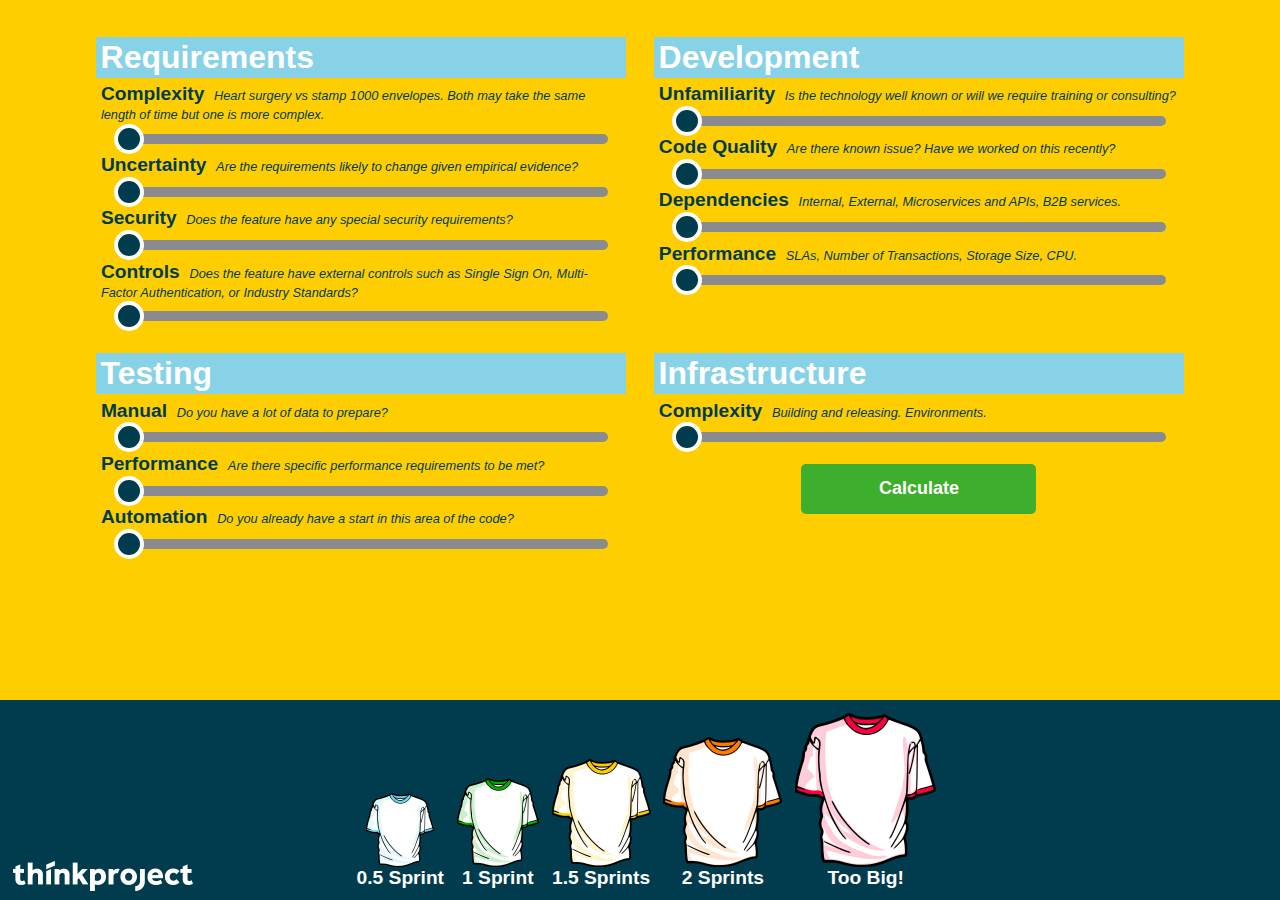
<file: index.html>
<!DOCTYPE html>

<html lang="en-gb">

<head>
    <meta charset="utf-8" />
    <meta name="viewport" content="width=device-width, initial-scale=1.0" />
    <script src="feature-script.js"></script>
    <title>Feature Sizing</title>
    <style>
        * {
            margin: 0;
            padding: 0;
            box-sizing: border-box;
        }
        
        body {
            font-family: "cera", "Trebuchet MS", "Lucida Sans Unicode", "Lucida Grande", "Lucida Sans", Arial, sans-serif;
            background-color: #ffce00;
            color: #003c4d;
        }
        
        #clear {
            height: 200px;
        }
        
        output {
            display: none;
        }
        /* ######################################## Main ######################################## */
        
        main {
            width: 100%;
            padding: 2%;
            display: flex;
            justify-content: center;
            align-items: center;
        }
        
        form {
            width: 100%;
            display: grid;
            grid-template-columns: 45% 45%;
            grid-template-rows: auto auto;
            column-gap: 5px;
            row-gap: 5px;
            justify-content: center;
        }
        /* ######################################## Fields ######################################## */
        
        fieldset {
            padding: 2%;
            border: none;
        }
        
        h1 {
            color: #fff;
            background-color: #88d2e7;
            padding: 2px 0 2px 5px;
        }
        
        p {
            font-size: 0.8rem;
            font-style: italic;
            display: inline;
            margin-left: 1%;
        }
        
        label {
            font-size: 1.2rem;
            font-weight: 700;
        }
        
        .description,
        .slider {
            padding: 1%;
        }
        /* ######################################## Sliders ######################################## */
        
        .slider {
            display: flex;
            justify-content: center;
        }
        
        input[type="range"] {
            width: 95%;
            height: 10px;
            -webkit-appearance: none;
            background-color: #898b8e;
            border-radius: 10px;
        }
        
         ::-webkit-slider-thumb {
            -webkit-appearance: none;
            background-color: #003c4d;
            width: 30px;
            height: 30px;
            border: #fff solid 4px;
            border-radius: 50%;
            cursor: -webkit-grab;
        }
        
        .blue {
            background: linear-gradient(90deg, rgba(136, 210, 231, 1) 0%, rgba(136, 210, 231, 1) 20%, rgba(137, 139, 142, 1) 20%, rgba(137, 139, 142, 1) 100%);
        }
        
        .green {
            background: linear-gradient(90deg, rgba(61, 175, 44, 1) 0%, rgba(61, 175, 44, 1) 40%, rgba(137, 139, 142, 1) 40%, rgba(137, 139, 142, 1) 100%);
        }
        
        .yellow {
            background: linear-gradient(90deg, rgb(228, 183, 2) 0%, rgb(228, 183, 2) 60%, rgba(137, 139, 142, 1) 60%, rgba(137, 139, 142, 1) 100%);
        }
        
        .orange {
            background: linear-gradient(90deg, rgba(255, 132, 0, 1) 0%, rgba(255, 132, 0, 1) 80%, rgba(137, 139, 142, 1) 80%, rgba(137, 139, 142, 1) 100%);
        }
        
        .red {
            background: linear-gradient(90deg, rgba(250, 54, 74, 1) 0%, rgba(250, 54, 74, 1) 100%);
        }
        
        .blue::-webkit-slider-thumb {
            background-color: #88d2e7;
        }
        
        .green::-webkit-slider-thumb {
            background-color: #3daf2c;
        }
        
        .yellow::-webkit-slider-thumb {
            background-color: #ffce00;
        }
        
        .orange::-webkit-slider-thumb {
            background-color: #ff8400;
        }
        
        .red::-webkit-slider-thumb {
            background-color: #fa364a;
        }
        /* ######################################## Footer ######################################## */
        
        #btn {
            width: 100%;
            display: flex;
            justify-content: center;
        }
        
        input[type="submit"] {
            margin-top: 3%;
            padding: 3px;
            width: 235px;
            height: 50px;
            background-color: #3daf2c;
            border-radius: 5px;
            color: #ffffff;
            border: none;
            cursor: pointer;
            font-size: 18px;
            font-weight: 700;
            font-family: "cera", "Trebuchet MS", "Lucida Sans Unicode", "Lucida Grande", "Lucida Sans", Arial, sans-serif;
        }
        
        .ripple-btn {
            transition: background 1s;
        }
        
        .ripple-btn:hover {
            background-image: radial-gradient(circle, transparent 1%, #3daf2c 1%);
            background-size: 15000%;
            background-position: center;
        }
        
        .ripple-btn:active {
            font-size: 15px;
            transition: background 0s;
            background-color: rgba(255, 255, 255, 0.5);
            background-size: 100%;
        }
        /* ######################################## Footer ######################################## */
        
        footer {
            height: 200px;
            background-color: #003c4d;
            position: fixed;
            bottom: 0;
            width: 100%;
        }
        
        #tshirts {
            padding-top: 1%;
            display: flex;
            justify-content: center;
            align-items: flex-end;
        }
        
        .shirt-groups {
            display: flex;
            flex-direction: column;
            align-items: center;
            margin-left: 1%;
        }
        
        #logo {
            display: inline-block;
            position: fixed;
            bottom: 1%;
            left: 1%;
            justify-self: flex-end;
        }
        
        h2 {
            color: #fff;
            font-size: 1.2rem;
            display: inline-block;
        }
        /* ######################################## Responsive ######################################## */
        
        @media (max-width: 1200px) {
            form {
                display: flex;
                flex-direction: column;
                align-items: center;
            }
            fieldset {
                width: 80%;
            }
        }
        
        @media (max-width: 1000px) {
            #logo {
                display: none;
            }
        }
        /* ######################################## Key ######################################## */
        
        h6 {
            color: #fa364a;
            color: #ff8400;
            color: #ffce00;
            color: #3daf2c;
            color: #88d2e7;
            color: #003c4d;
            color: #898b8e;
            color: #d0d3d4;
        }
    </style>
</head>

<body>
    <main>
        <form id="form">
            <!-- ################################################################################ Requirements ################################################################################ -->
            <fieldset id="requirements-section">
                <h1>Requirements</h1>
                <div class="description">
                    <label>Complexity</label>
                    <p>Heart surgery vs stamp 1000 envelopes. Both may take the same length of time but one is more complex.</p>
                </div>
                <div class="slider">
                    <input type="range" value="0" min="0" max="12.5" step="2.5" id="complexity" class="default" oninput="document.getElementById('complexity-output').innerHTML = this.value" />
                    <output id="complexity-output">0</output>
                </div>

                <div class="description">
                    <label>Uncertainty</label>
                    <p>Are the requirements likely to change given empirical evidence?</p>
                </div>
                <div class="slider">
                    <input type="range" value="0" min="0" max="12.5" step="2.5" id="uncertainty" class="default" oninput="document.getElementById('uncertainty-output').innerHTML = this.value" />
                    <output id="uncertainty-output">0</output>
                </div>

                <div class="description">
                    <label>Security</label>
                    <p>Does the feature have any special security requirements?</p>
                </div>
                <div class="slider">
                    <input type="range" value="0" min="0" max="5" step="1" id="security" class="default" oninput="document.getElementById('security-output').innerHTML = this.value" />
                    <output id="security-output">0</output>
                </div>

                <div class="description">
                    <label>Controls</label>
                    <p>Does the feature have external controls such as Single Sign On, Multi-Factor Authentication, or Industry Standards?</p>
                </div>
                <div class="slider">
                    <input type="range" value="0" min="0" max="5" step="1" id="controls" class="default" oninput="document.getElementById('controls-output').innerHTML = this.value" />
                    <output id="controls-output">0</output>
                </div>
            </fieldset>
            <!-- ################################################################################ Development ################################################################################ -->
            <fieldset id="development-section">
                <h1>Development</h1>
                <div class="description">
                    <label>Unfamiliarity</label>
                    <p>Is the technology well known or will we require training or consulting?</p>
                </div>
                <div class="slider">
                    <input type="range" value="0" min="0" max="6.25" step="1.25" id="unfamiliarity" class="default" oninput="document.getElementById('unfamiliarity-output').innerHTML = this.value" />
                    <output id="unfamiliarity-output">0</output>
                </div>

                <div class="description">
                    <label>Code Quality</label>
                    <p>Are there known issue? Have we worked on this recently?</p>
                </div>
                <div class="slider">
                    <input type="range" value="0" min="0" max="12.5" step="2.5" id="quality" class="default" oninput="document.getElementById('quality-output').innerHTML = this.value" />
                    <output id="quality-output">0</output>
                </div>

                <div class="description">
                    <label>Dependencies</label>
                    <p>Internal, External, Microservices and APIs, B2B services.</p>
                </div>
                <div class="slider">
                    <input type="range" value="0" min="0" max="5" step="1" id="dependencies" class="default" oninput="document.getElementById('dependencies-output').innerHTML = this.value" />
                    <output id="dependencies-output">0</output>
                </div>

                <div class="description">
                    <label>Performance</label>
                    <p>SLAs, Number of Transactions, Storage Size, CPU.</p>
                </div>
                <div class="slider">
                    <input type="range" value="0" min="0" max="6.25" step="1.25" id="performance" class="default" oninput="document.getElementById('performance-output').innerHTML = this.value" />
                    <output id="performance-output">0</output>
                </div>
            </fieldset>
            <!-- ################################################################################ Testing ################################################################################ -->
            <fieldset id="testing-section">
                <h1>Testing</h1>
                <div class="description">
                    <label>Manual</label>
                    <p>Do you have a lot of data to prepare?</p>
                </div>
                <div class="slider">
                    <input type="range" value="0" min="0" max="3.75" step="0.75" id="manual" class="default" oninput="document.getElementById('manual-output').innerHTML = this.value" />
                    <output id="manual-output">0</output>
                </div>

                <div class="description">
                    <label>Performance</label>
                    <p>Are there specific performance requirements to be met?</p>
                </div>
                <div class="slider">
                    <input type="range" value="0" min="0" max="2.5" step="0.5" id="perf" class="default" oninput="document.getElementById('perf-output').innerHTML = this.value" />
                    <output id="perf-output">0</output>
                </div>

                <div class="description">
                    <label>Automation</label>
                    <p>Do you already have a start in this area of the code?</p>
                </div>
                <div class="slider">
                    <input type="range" value="0" min="0" max="7.5" step="1.5" id="automation" class="default" oninput="document.getElementById('automation-output').innerHTML = this.value" />
                    <output id="automation-output">0</output>
                </div>
            </fieldset>
            <!-- ################################################################################ Infrastructure ################################################################################ -->
            <fieldset id="infrastructure-section">
                <h1>Infrastructure</h1>
                <div class="description">
                    <label>Complexity</label>
                    <p>Building and releasing. Environments.</p>
                </div>
                <div class="slider">
                    <input type="range" value="0" min="0" max="3.75" step="0.75" id="infra" class="default" oninput="document.getElementById('infra-output').innerHTML = this.value" />
                    <output id="infra-output">0</output>
                </div>
                <div id="btn">
                    <input type="submit" value="Calculate" id="calculate" class="ripple-btn" />
                </div>
            </fieldset>
            <!-- ################################################################################ Footer ################################################################################ -->
        </form>
        <script src="script.js"></script>
    </main>
    <div id="clear"></div>
    <footer>
        <div id="tshirts">
            <div class="shirt-groups" id="week1">
                <img id="xs" src="../images/Blue.png" />
                <h2>0.5 Sprint</h2>
            </div>
            <div class="shirt-groups" id="week2">
                <img id="s" src="../images/Green.png" />
                <h2>1 Sprint</h2>
            </div>
            <div class="shirt-groups" id="week3">
                <img id="m" src="../images/Yellow.png" />
                <h2>1.5 Sprints</h2>
            </div>
            <div class="shirt-groups" id="week4">
                <img id="l" src="../images/Orange.png" />
                <h2>2 Sprints</h2>
            </div>
            <div class="shirt-groups" id="too-big">
                <img id="xl" src="../images/Red.png" />
                <h2>Too Big!</h2>
            </div>
        </div>
        <img id="logo" src="../images/4-logo.png" />
    </footer>
</body>

</html>
</file>
